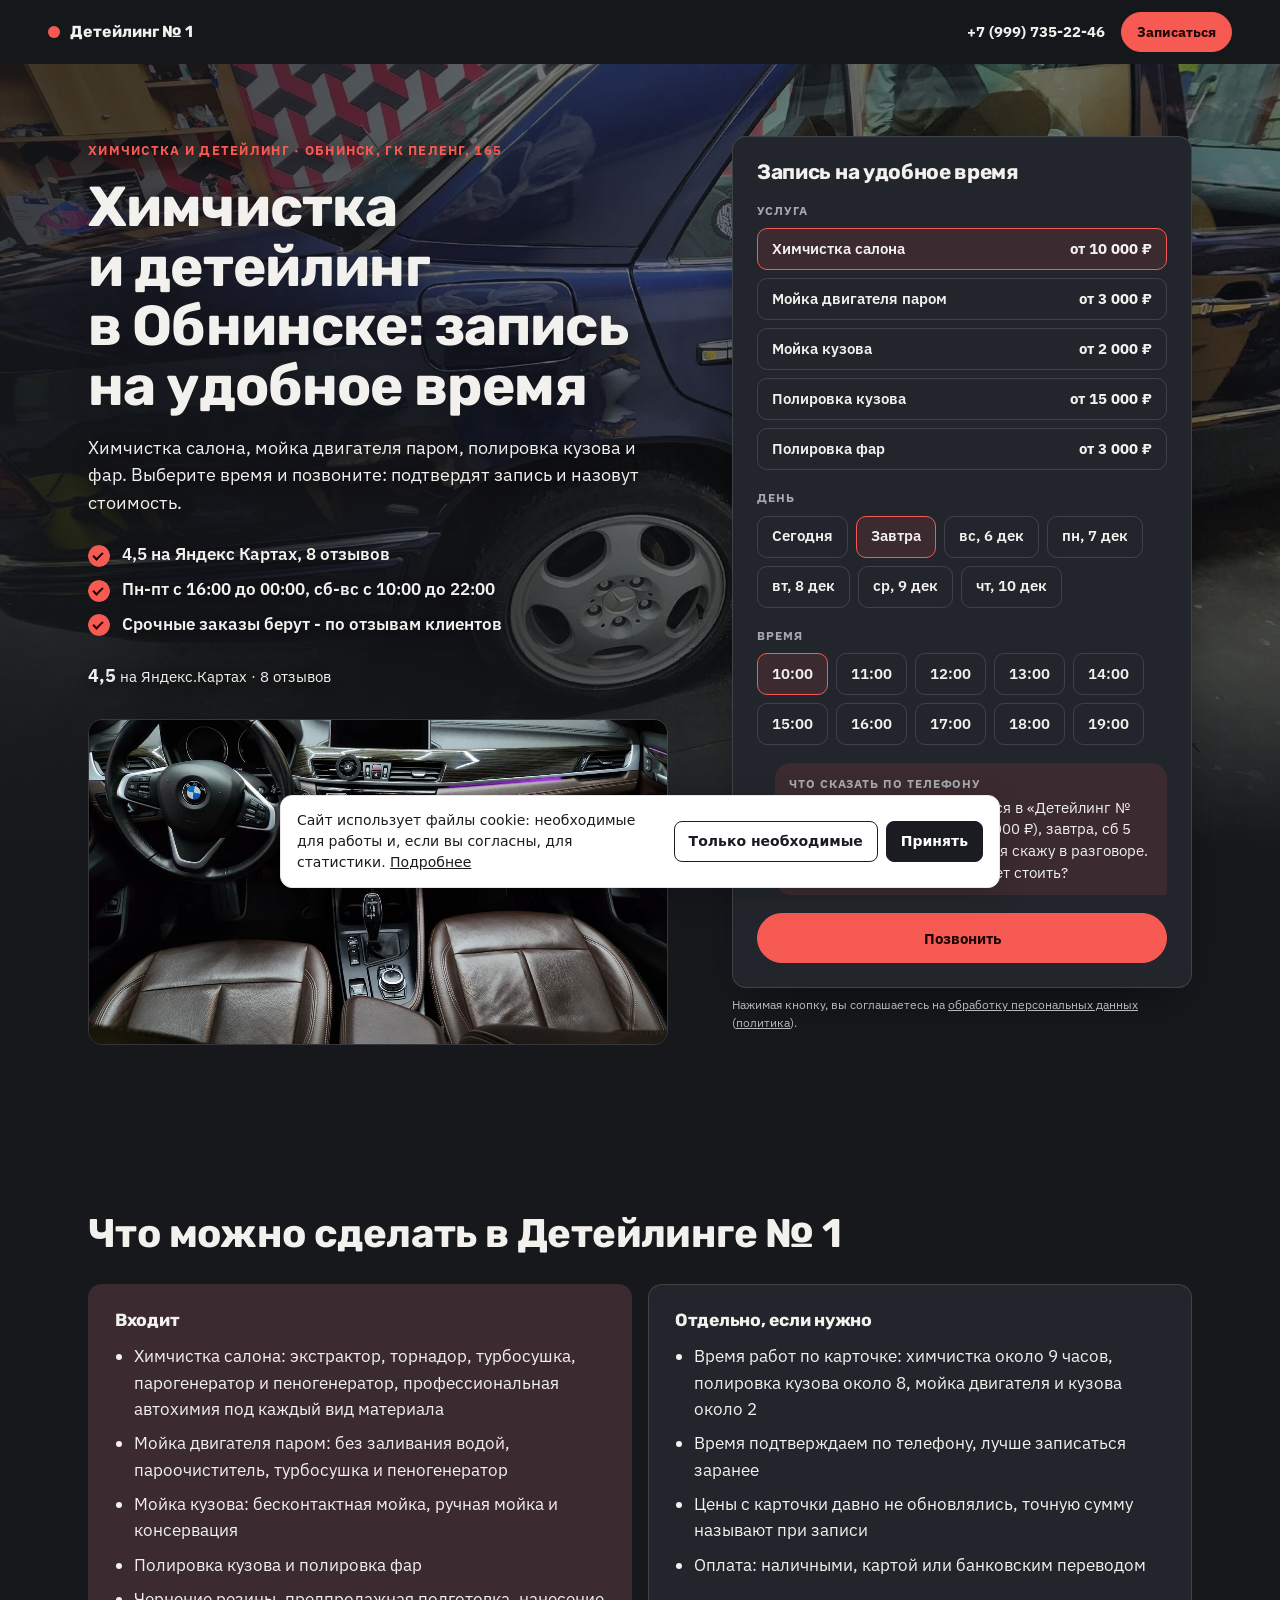
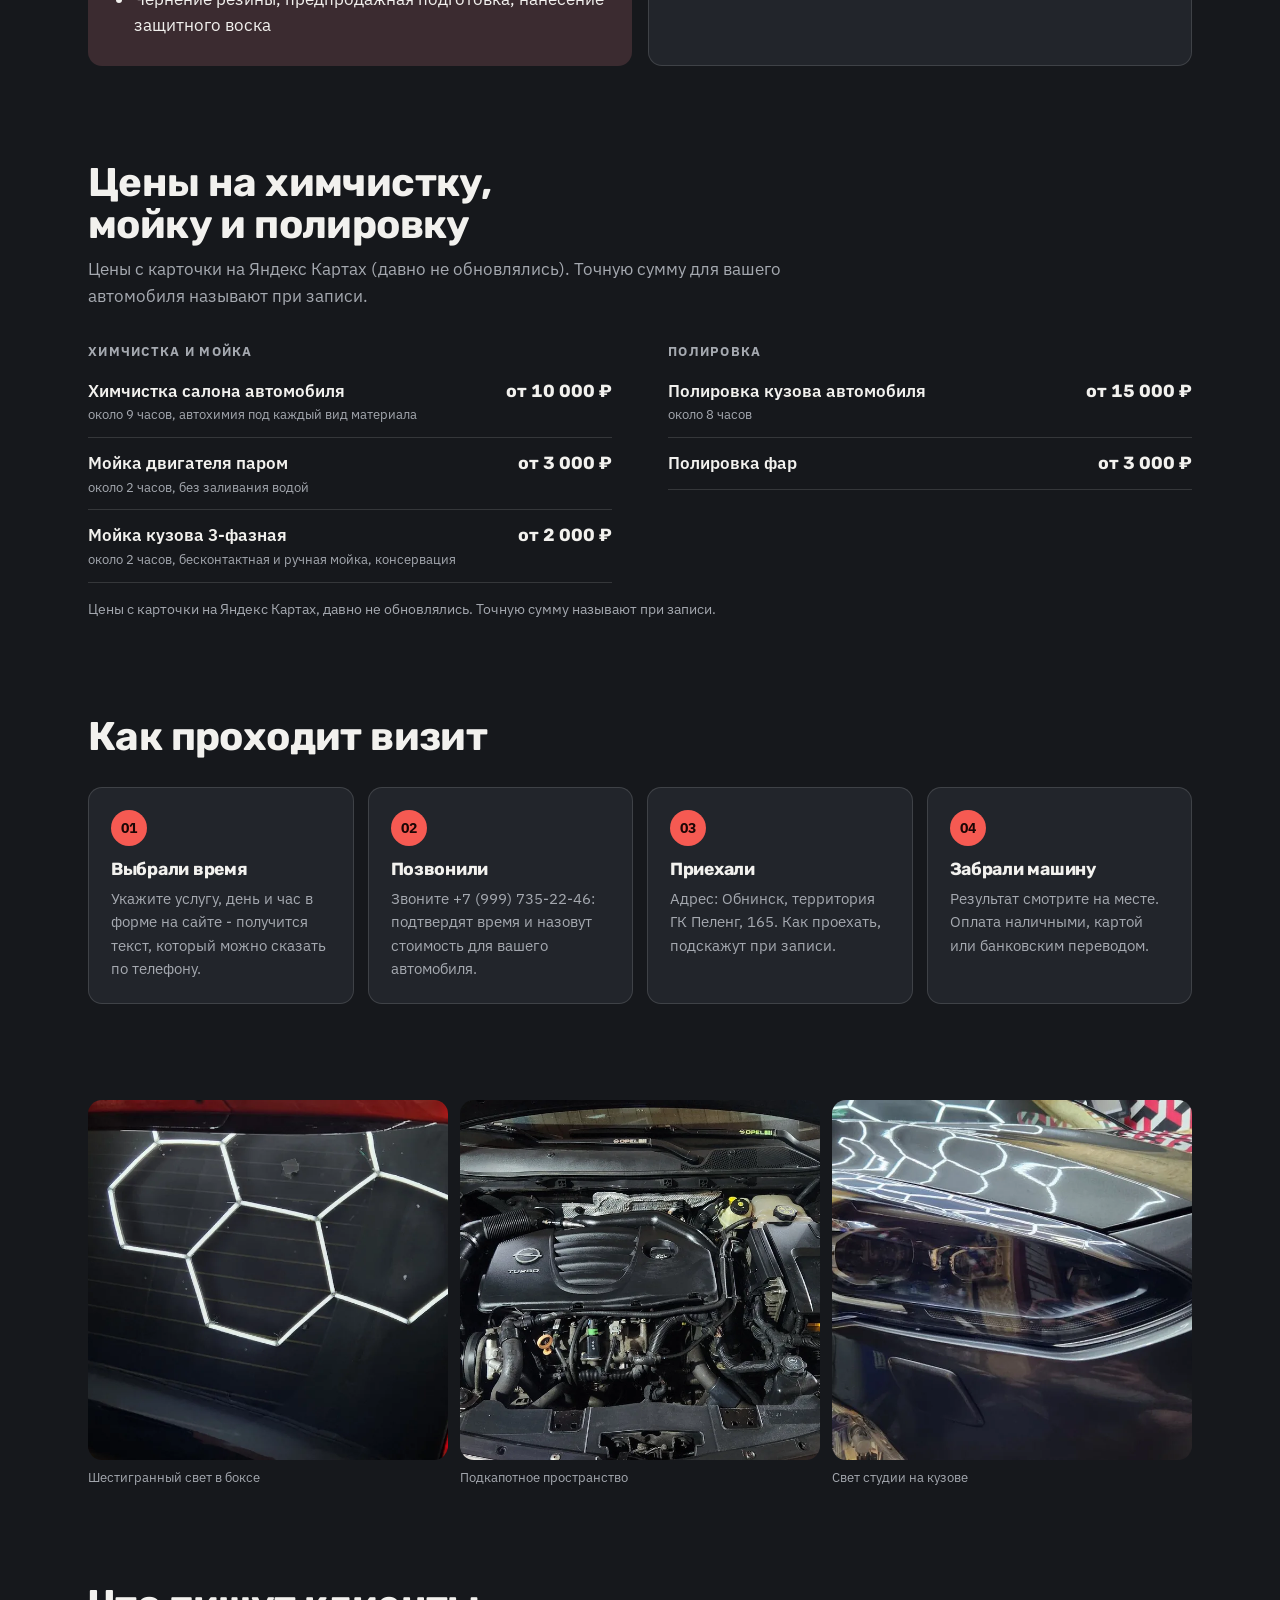
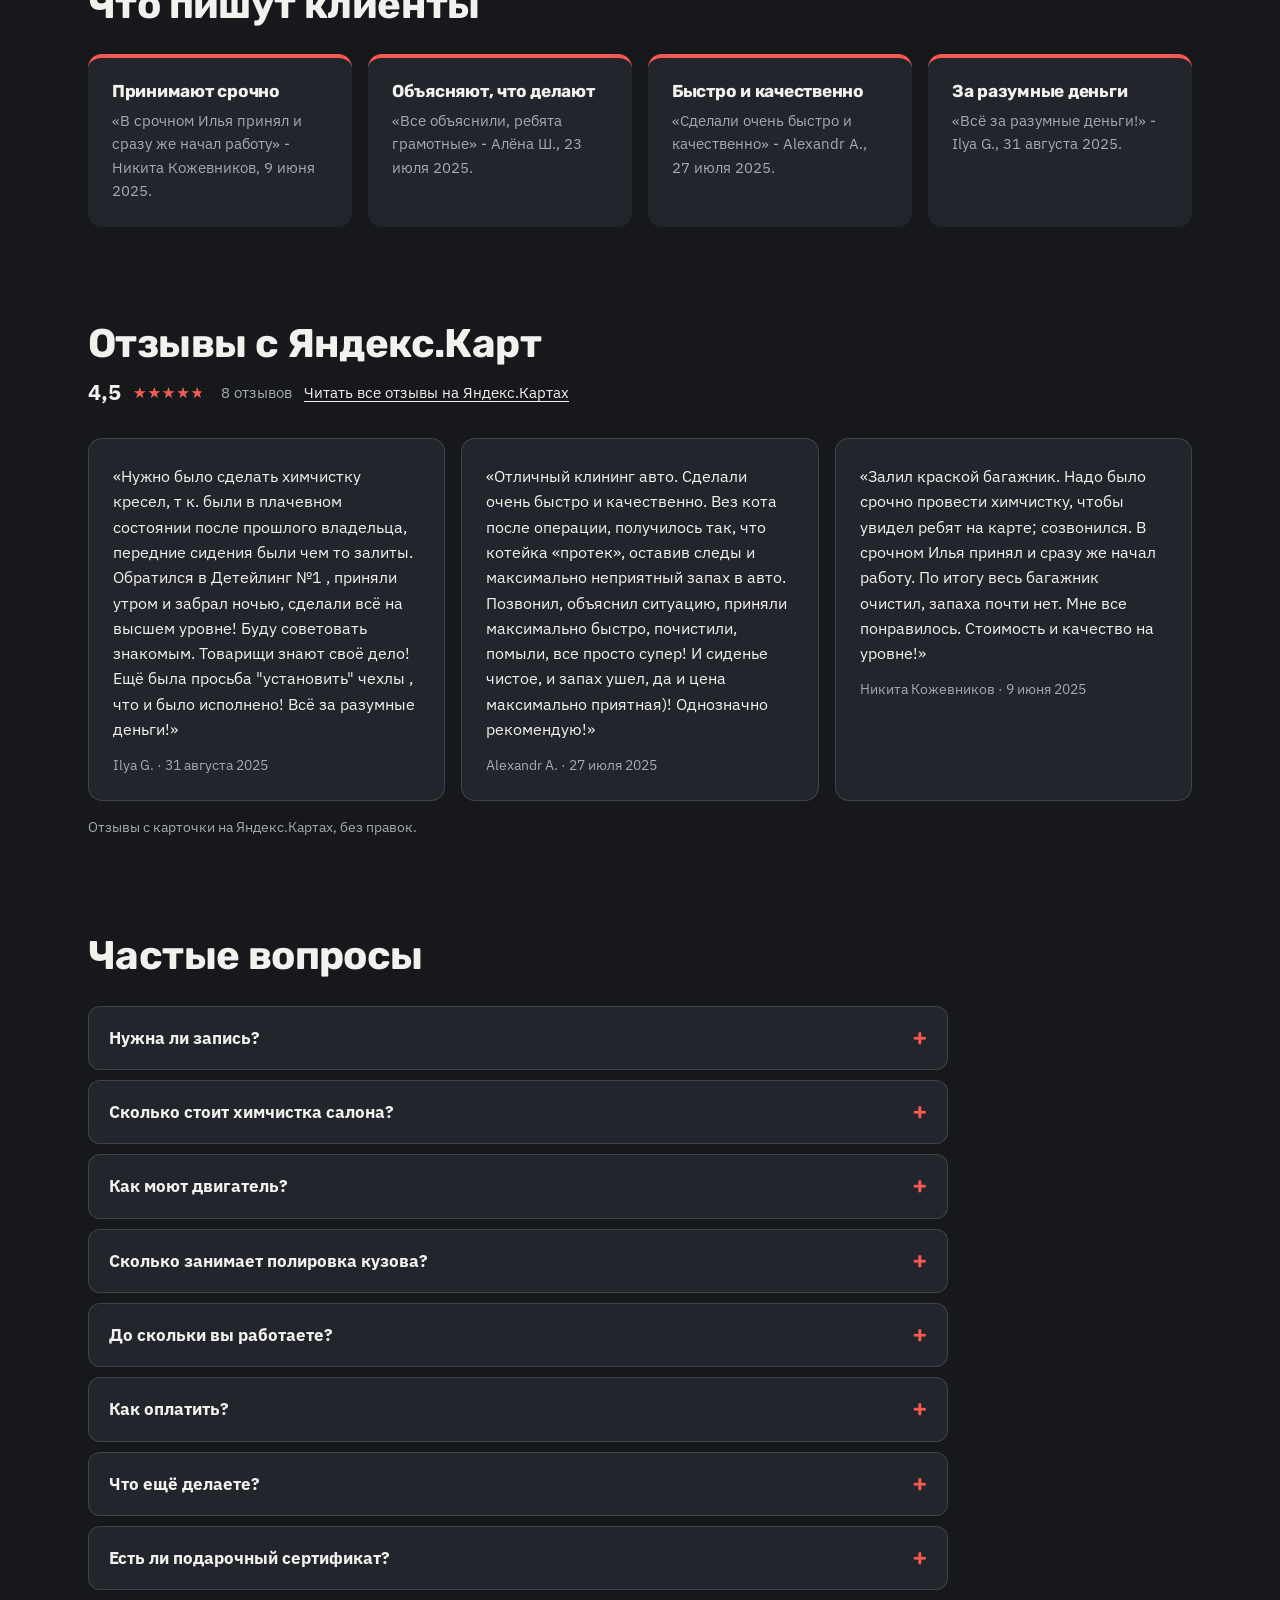
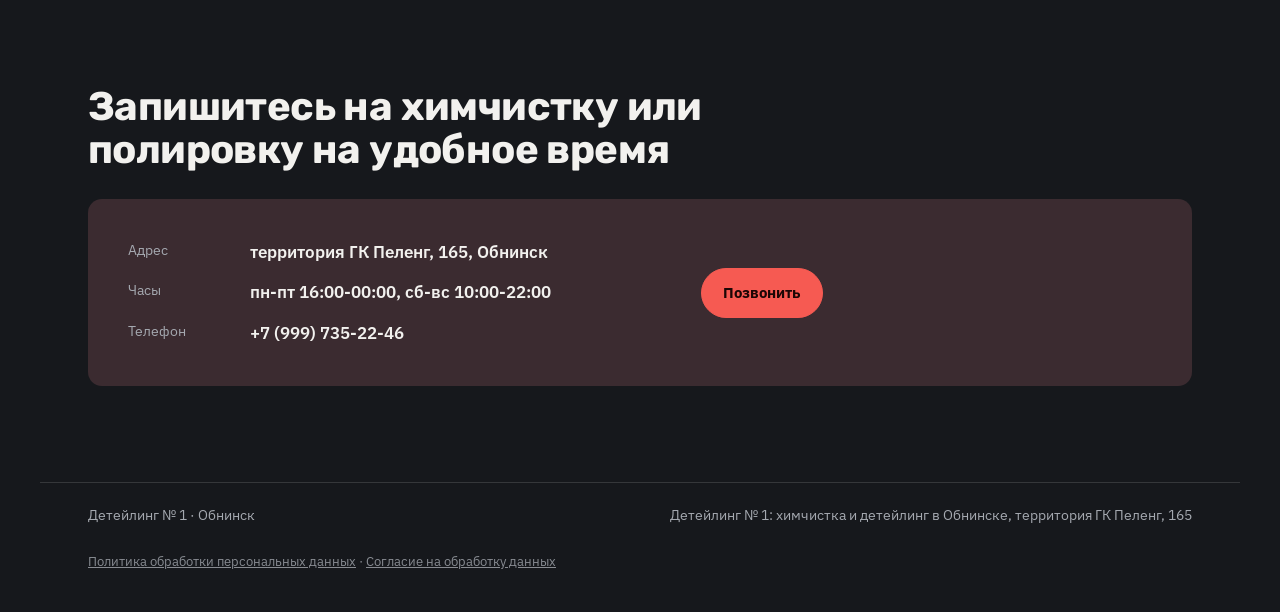
<file: index.html>
<!doctype html>
<html lang="ru">
<head>
<meta charset="utf-8">
<meta name="robots" content="noindex, nofollow" data-publish>
<meta name="viewport" content="width=device-width, initial-scale=1, viewport-fit=cover">
<title>Детейлинг № 1 · Детейлинг и автохимчистка</title>
<meta name="description" content="Детейлинг № 1 в Обнинске, территория ГК Пеленг, 165: химчистка салона, мойка двигателя паром, полировка кузова и фар. 4,5 на Яндекс Картах, 8 отзывов. Запись по телефону: пн-пт с 16:00 до 00:00, сб-вс с 10:00 до 22:00.">
<meta property="og:type" content="website">
<meta property="og:url" content="https://ajax55sv-cell.github.io/detejling-1-obninsk/">
<meta property="og:site_name" content="Детейлинг № 1">
<meta property="og:title" content="Химчистка и детейлинг в Обнинске: запись на удобное время">
<meta property="og:description" content="Детейлинг № 1 в Обнинске, территория ГК Пеленг, 165: химчистка салона, мойка двигателя паром, полировка кузова и фар. 4,5 на Яндекс Картах, 8 отзывов. Запись по телефону: пн-пт с 16:00 до 00:00, сб-вс с 10:00 до 22:00.">
<meta property="og:image" content="https://ajax55sv-cell.github.io/detejling-1-obninsk/assets/og.jpg">
<link rel="preload" as="image" href="assets/hero.webp" fetchpriority="high">
<link rel="icon" href="data:image/svg+xml,%3Csvg xmlns=%27http://www.w3.org/2000/svg%27 viewBox=%270 0 32 32%27%3E%3Crect x=%276%27 y=%276%27 width=%2720%27 height=%2720%27 rx=%275%27 fill=%27%23f65a52%27/%3E%3C/svg%3E">
<link rel="preconnect" href="https://fonts.googleapis.com">
<link rel="preconnect" href="https://fonts.gstatic.com" crossorigin>
<link href="https://fonts.googleapis.com/css2?family=Rubik:wght@600;700&family=IBM+Plex+Sans:wght@400;500;600&display=swap" rel="stylesheet">
<style>
:root { --c-canvas: #16181c; --c-surface: #22252b; --c-ink: #f2f1ee; --c-ink-soft: #a5a9b0; --c-accent: #f65a52; --c-accent-ink: #1c0605; --c-accent-deep: #f65a52; --f-display: "Rubik", "Arial", system-ui, sans-serif; --f-text: "IBM Plex Sans", "Segoe UI", system-ui, sans-serif; --h1k: 1; }
</style>
<link rel="stylesheet" href="style-prod.css">
<script type="application/ld+json">{"@context":"https://schema.org","@type":"AutoRepair","name":"Детейлинг № 1","telephone":"+79997352246","openingHoursSpecification":[{"@type":"OpeningHoursSpecification","dayOfWeek":["Monday","Tuesday","Wednesday","Thursday","Friday"],"opens":"16:00","closes":"00:00"},{"@type":"OpeningHoursSpecification","dayOfWeek":["Saturday","Sunday"],"opens":"10:00","closes":"22:00"}],"address":{"@type":"PostalAddress","streetAddress":"территория ГК Пеленг, 165","addressLocality":"Обнинск","addressCountry":"RU"},"aggregateRating":{"@type":"AggregateRating","ratingValue":"4.5","ratingCount":"10","reviewCount":"8"},"sameAs":["https://yandex.ru/maps/org/deteyling_1/168225624385/"]}</script>
<style>
/* legal-add */
.legal-links{margin-top:10px;font-size:13px;opacity:.8;hyphens:none}
.legal-links a{color:inherit}
.ckn{margin:8px 0 0;font-size:12px;line-height:1.45;opacity:.75;hyphens:none}
.ckn a{color:inherit;text-decoration:underline}
.ckb{position:fixed;left:12px;right:12px;bottom:12px;z-index:9999;max-width:720px;margin:0 auto;padding:14px 16px;background:#fff;color:#1b1c22;border:1px solid #e7e8ee;border-radius:12px;box-shadow:0 8px 28px rgba(0,0,0,.18);font:400 14px/1.5 system-ui,-apple-system,"Segoe UI",Arial,sans-serif;hyphens:none;display:flex;gap:12px;align-items:center;flex-wrap:wrap}
.ckb p{margin:0;flex:1 1 280px}
.ckb a{color:inherit;text-decoration:underline}
.ckb__b{display:flex;gap:8px;flex-wrap:wrap}
.ckb button{font:inherit;font-weight:600;padding:9px 14px;border-radius:8px;border:1px solid #1b1c22;background:#fff;color:#1b1c22;cursor:pointer}
.ckb button[data-v="all"]{background:#1b1c22;color:#fff}
</style>
</head>
<body class="s-prod" id="top" data-wa="" data-tg="" data-max="">
<header class="s-bar" data-s-bar>
  <a class="s-bar__brand" href="#top"><i aria-hidden="true"></i>Детейлинг № 1</a>
  <div class="s-bar__right">
    <a class="s-bar__tel" href="tel:+79997352246">+7 (999) 735-22-46</a>
    <a class="s-btn s-btn--sm" href="#widget">Записаться</a>
  </div>
</header>
<main>
  <section class="s-hero">
    <div class="s-hero__text">
      <p class="s-eyebrow">Химчистка и детейлинг · Обнинск, ГК Пеленг, 165</p>
      <h1>Химчистка и детейлинг в Обнинске: запись на удобное время</h1>
      <p class="s-lead">Химчистка салона, мойка двигателя паром, полировка кузова и фар. Выберите время и позвоните: подтвердят запись и назовут стоимость.</p>
      <ul class="s-ticks"><li>4,5 на Яндекс Картах, 8 отзывов</li><li><span class="nw">Пн-пт</span> с 16:00 до 00:00, <span class="nw">сб-вс</span> с 10:00 до 22:00</li><li>Срочные заказы берут - по отзывам клиентов</li></ul>
      <p class="s-rating"><b>4,5</b> на Яндекс.Картах · 8 отзывов</p>
      <figure class="s-hero__photo"><img class="" src="assets/fasad.webp" alt="Салон BMW с коричневой кожей: руль, экран и сиденья" loading="lazy" decoding="async" style="object-position:50% 50%"></figure>
    </div>
    <div class="s-hero__widget" id="widget"><form class="s-widget" data-s-booking data-days="7" data-closed="" data-slots-weekend="10:00,11:00,12:00,13:00,14:00,15:00,16:00,17:00,18:00,19:00" data-slots="16:00,17:00,18:00,19:00,20:00" data-message="Здравствуйте! Хочу записаться в «Детейлинг № 1»: {услуга}, {день} в {время}. Марку автомобиля скажу в разговоре. Подскажите, сколько это будет стоить?" onsubmit="return false">
      <h2 class="s-widget__title">Запись на удобное время</h2>
      <fieldset><legend>Услуга</legend>
        <div class="s-chips s-chips--col"><label class="s-chip s-chip--row"><input type="radio" name="svc" value="0" data-name="Химчистка салона" data-price="10000" data-from="1" data-min="" checked><span>Химчистка салона</span><b>от 10 000 ₽</b></label><label class="s-chip s-chip--row"><input type="radio" name="svc" value="1" data-name="Мойка двигателя паром" data-price="3000" data-from="1" data-min=""><span>Мойка двигателя паром</span><b>от 3 000 ₽</b></label><label class="s-chip s-chip--row"><input type="radio" name="svc" value="2" data-name="Мойка кузова" data-price="2000" data-from="1" data-min=""><span>Мойка кузова</span><b>от 2 000 ₽</b></label><label class="s-chip s-chip--row"><input type="radio" name="svc" value="3" data-name="Полировка кузова" data-price="15000" data-from="1" data-min=""><span>Полировка кузова</span><b>от 15 000 ₽</b></label><label class="s-chip s-chip--row"><input type="radio" name="svc" value="4" data-name="Полировка фар" data-price="3000" data-from="1" data-min=""><span>Полировка фар</span><b>от 3 000 ₽</b></label></div>
      </fieldset>
      <fieldset><legend>День</legend><div class="s-chips" data-s-days></div></fieldset>
      <fieldset><legend>Время</legend><div class="s-chips" data-s-times></div></fieldset>
      <div class="s-bubble" aria-live="polite"><span class="s-bubble__label">Что сказать по телефону</span><p data-s-bubble></p></div>
      <div class="s-send">
        <a class="s-btn s-btn--wide" href="tel:+79997352246">Позвонить</a>
        
      </div>
      </form><p class="ckn">Нажимая кнопку, вы соглашаетесь на <a href="soglasie.html">обработку персональных данных</a> (<a href="politika.html">политика</a>).</p></div>
    <figure class="s-hero__bg" aria-hidden="true"><img class="" src="assets/hero.webp" alt="Тёмно-синий Mercedes в боксе Детейлинга № 1 с бликами шестигранного света" decoding="async" style="object-position:50% 50%" fetchpriority="high"></figure>
  </section>

  <section class="s-section s-reveal">
    <header class="s-section__head"><h2>Что можно сделать в Детейлинге № 1</h2></header>
    <div class="s-incl">
      <div><h3>Входит</h3><ul><li>Химчистка салона: экстрактор, торнадор, турбосушка, парогенератор и пеногенератор, профессиональная автохимия под каждый вид материала</li><li>Мойка двигателя паром: без заливания водой, пароочиститель, турбосушка и пеногенератор</li><li>Мойка кузова: бесконтактная мойка, ручная мойка и консервация</li><li>Полировка кузова и полировка фар</li><li>Чернение резины, предпродажная подготовка, нанесение защитного воска</li></ul></div>
      <div><h3>Отдельно, если нужно</h3><ul><li>Время работ по карточке: химчистка около 9 часов, полировка кузова около 8, мойка двигателя и кузова около 2</li><li>Время подтверждаем по телефону, лучше записаться заранее</li><li>Цены с карточки давно не обновлялись, точную сумму называют при записи</li><li>Оплата: наличными, картой или банковским переводом</li></ul></div>
    </div>
  </section>

  <section class="s-section s-reveal" id="prices">
    <header class="s-section__head"><h2>Цены на химчистку, мойку и полировку</h2><p>Цены с карточки на Яндекс Картах (давно не обновлялись). Точную сумму для вашего автомобиля называют при записи.</p></header>
    <div class="s-board"><div class="s-board__group">
      <h3 class="s-board__title">Химчистка и мойка</h3>
      <ul class="s-board__list">
        <li class="s-board__row"><span class="s-board__name">Химчистка салона автомобиля<em>около 9 часов, автохимия под каждый вид материала</em></span><span class="s-board__dots" aria-hidden="true"></span><span class="s-board__price">от 10 000 ₽</span></li>
        <li class="s-board__row"><span class="s-board__name">Мойка двигателя паром<em>около 2 часов, без заливания водой</em></span><span class="s-board__dots" aria-hidden="true"></span><span class="s-board__price">от 3 000 ₽</span></li>
        <li class="s-board__row"><span class="s-board__name">Мойка кузова 3-фазная<em>около 2 часов, бесконтактная и ручная мойка, консервация</em></span><span class="s-board__dots" aria-hidden="true"></span><span class="s-board__price">от 2 000 ₽</span></li>
      </ul>
    </div>
<div class="s-board__group">
      <h3 class="s-board__title">Полировка</h3>
      <ul class="s-board__list">
        <li class="s-board__row"><span class="s-board__name">Полировка кузова автомобиля<em>около 8 часов</em></span><span class="s-board__dots" aria-hidden="true"></span><span class="s-board__price">от 15 000 ₽</span></li>
        <li class="s-board__row"><span class="s-board__name">Полировка фар</span><span class="s-board__dots" aria-hidden="true"></span><span class="s-board__price">от 3 000 ₽</span></li>
      </ul>
    </div></div>
    <p class="s-note">Цены с карточки на Яндекс Картах, давно не обновлялись. Точную сумму называют при записи.</p>
  </section>

  <section class="s-section s-reveal">
    <header class="s-section__head"><h2>Как проходит визит</h2></header>
    <ol class="s-steps">
      <li class="s-steps__item"><span class="s-steps__n">01</span><h3>Выбрали время</h3><p>Укажите услугу, день и час в форме на сайте - получится текст, который можно сказать по телефону.</p></li>
      <li class="s-steps__item"><span class="s-steps__n">02</span><h3>Позвонили</h3><p>Звоните +7 (999) 735-22-46: подтвердят время и назовут стоимость для вашего автомобиля.</p></li>
      <li class="s-steps__item"><span class="s-steps__n">03</span><h3>Приехали</h3><p>Адрес: Обнинск, территория ГК Пеленг, 165. Как проехать, подскажут при записи.</p></li>
      <li class="s-steps__item"><span class="s-steps__n">04</span><h3>Забрали машину</h3><p>Результат смотрите на месте. Оплата наличными, картой или банковским переводом.</p></li>
    </ol>
  </section>

  <section class="s-photos s-reveal" aria-label="Фото"><figure><img class="" src="assets/svet.webp" alt="Шестигранный свет бокса отражается в заднем стекле красного автомобиля" loading="lazy" decoding="async"><figcaption>Шестигранный свет в боксе</figcaption></figure><figure><img class="" src="assets/dvigatel.webp" alt="Подкапотное пространство автомобиля с открытым капотом" loading="lazy" decoding="async"><figcaption>Подкапотное пространство</figcaption></figure><figure><img class="" src="assets/fary.webp" alt="Фара и капот тёмного автомобиля с бликами света студии" loading="lazy" decoding="async"><figcaption>Свет студии на кузове</figcaption></figure></section>

  <section class="s-section s-reveal">
    <header class="s-section__head"><h2>Что пишут клиенты</h2></header>
    <ul class="s-promises">
      <li><h3>Принимают срочно</h3><p>«В срочном Илья принял и сразу же начал работу» - Никита Кожевников, 9 июня 2025.</p></li>
      <li><h3>Объясняют, что делают</h3><p>«Все объяснили, ребята грамотные» - Алёна Ш., 23 июля 2025.</p></li>
      <li><h3>Быстро и качественно</h3><p>«Сделали очень быстро и качественно» - Alexandr A., 27 июля 2025.</p></li>
      <li><h3>За разумные деньги</h3><p>«Всё за разумные деньги!» - Ilya G., 31 августа 2025.</p></li>
    </ul>
  </section>

  <section class="s-section s-reveal">
    <header class="s-section__head s-section__head--reviews"><h2>Отзывы с Яндекс.Карт</h2><p class="s-reviews__rating"><span class="s-reviews__num">4,5</span><span class="s-reviews__stars" style="--r: 4.5" aria-label="рейтинг 4,5 из 5"></span><span class="s-reviews__count">8 отзывов</span><a class="s-reviews__all" href="https://yandex.ru/maps/org/deteyling_1/168225624385/" target="_blank" rel="noopener">Читать все отзывы на Яндекс.Картах</a></p></header>
    <ul class="s-reviews">
      <li><blockquote>«Нужно было сделать химчистку кресел, т к. были в плачевном состоянии после прошлого владельца, передние сидения были чем то залиты. Обратился в Детейлинг №1 , приняли утром и забрал ночью, сделали всё на высшем уровне! Буду советовать знакомым. Товарищи знают своё дело! Ещё была просьба "установить" чехлы , что и было исполнено! Всё за разумные деньги!»</blockquote><p class="s-reviews__who">Ilya G. · 31 августа 2025</p></li>
      <li><blockquote>«Отличный клининг авто. Сделали очень быстро и качественно. Вез кота после операции, получилось так, что котейка «протек», оставив следы и максимально неприятный запах в авто. Позвонил, объяснил ситуацию, приняли максимально быстро, почистили, помыли, все просто супер! И сиденье чистое, и запах ушел, да и цена максимально приятная)! Однозначно рекомендую!»</blockquote><p class="s-reviews__who">Alexandr A. · 27 июля 2025</p></li>
      <li><blockquote>«Залил краской багажник. Надо было срочно провести химчистку, чтобы увидел ребят на карте; созвонился. В срочном Илья принял и сразу же начал работу. По итогу весь багажник очистил, запаха почти нет. Мне все понравилось. Стоимость и качество на уровне!»</blockquote><p class="s-reviews__who">Никита Кожевников · 9 июня 2025</p></li>
    </ul>
    <p class="s-note">Отзывы с карточки на Яндекс.Картах, без правок.</p>
  </section>

  <section class="s-section s-reveal">
    <header class="s-section__head"><h2>Частые вопросы</h2></header>
    <div class="s-faq"><details><summary>Нужна ли запись?</summary><p>На карточке указана предварительная запись. Химчистка салона занимает около 9 часов, полировка кузова около 8, поэтому удобнее договориться заранее. Выберите день и время в форме на сайте и позвоните +7 (999) 735-22-46.</p></details><details><summary>Сколько стоит химчистка салона?</summary><p>По данным карточки: химчистка салона от 10 000 ₽, мойка двигателя паром от 3 000 ₽, мойка кузова от 2 000 ₽. Цены давно не обновлялись, точную сумму называют при записи.</p></details><details><summary>Как моют двигатель?</summary><p>Двигатель не заливают водой: работают специальной химией и пароочистителем, сушат турбосушкой. По карточке это занимает около 2 часов.</p></details><details><summary>Сколько занимает полировка кузова?</summary><p>По карточке около 8 часов, от 15 000 ₽. Полировка фар - от 3 000 ₽.</p></details><details><summary>До скольки вы работаете?</summary><p><span class="nw">Пн-пт</span> с 16:00 до 00:00, <span class="nw">сб-вс</span> с 10:00 до 22:00. Адрес: территория ГК Пеленг, 165, Обнинск.</p></details><details><summary>Как оплатить?</summary><p>Наличными, банковским переводом; на карточке также указана оплата картой.</p></details><details><summary>Что ещё делаете?</summary><p>По списку особенностей на карточке: чернение резины, предпродажная подготовка, нанесение защитного воска, автомойка.</p></details><details><summary>Есть ли подарочный сертификат?</summary><p>На карточке указан подарочный сертификат. Условия уточняйте по телефону +7 (999) 735-22-46.</p></details></div>
  </section>

  <section class="s-section s-final s-reveal" id="contacts">
    <header class="s-section__head"><h2>Запишитесь на химчистку или полировку на удобное время</h2></header>
    <div class="s-contacts">
      <dl>
        <div><dt>Адрес</dt><dd>территория ГК Пеленг, 165, Обнинск</dd></div>
        <div><dt>Часы</dt><dd><span class="nw">пн-пт</span> 16:00-00:00, <span class="nw">сб-вс</span> 10:00-22:00</dd></div>
        <div><dt>Телефон</dt><dd><a href="tel:+79997352246">+7 (999) 735-22-46</a></dd></div>
      </dl>
      <div class="s-contacts__actions">
        <a class="s-btn" href="tel:+79997352246">Позвонить</a>
        
      </div>
    </div>
  </section>
</main>
<footer class="s-foot"><p>Детейлинг № 1 · Обнинск</p><p>Детейлинг № 1: химчистка и детейлинг в Обнинске, территория ГК Пеленг, 165</p><p class="legal-links"><a href="politika.html">Политика обработки персональных данных</a> · <a href="soglasie.html">Согласие на обработку данных</a></p></footer>
<nav class="s-dock" aria-label="Быстрая связь"><a class="s-btn" href="#widget">Записаться</a><a class="s-btn s-btn--ghost" href="tel:+79997352246">Позвонить</a></nav>
<script src="style.js" defer></script>
<script>
(function(){var K='cookie-choice';try{if(localStorage.getItem(K))return}catch(e){}
var b=document.createElement('div');b.className='ckb';b.setAttribute('role','dialog');b.setAttribute('aria-label','Файлы cookie');
b.innerHTML='<p>Сайт использует файлы cookie: необходимые для работы и, если вы согласны, для статистики. <a href="politika.html">Подробнее</a></p><div class="ckb__b"><button type="button" data-v="necessary">Только необходимые</button><button type="button" data-v="all">Принять</button></div>';
b.addEventListener('click',function(e){var v=e.target.getAttribute&&e.target.getAttribute('data-v');if(!v)return;try{localStorage.setItem(K,v)}catch(x){}try{document.dispatchEvent(new CustomEvent('cookie-choice',{detail:v}))}catch(x){}b.remove()});
document.body.appendChild(b)})();
</script>
<!-- legal-add -->
</body>
</html>
</file>
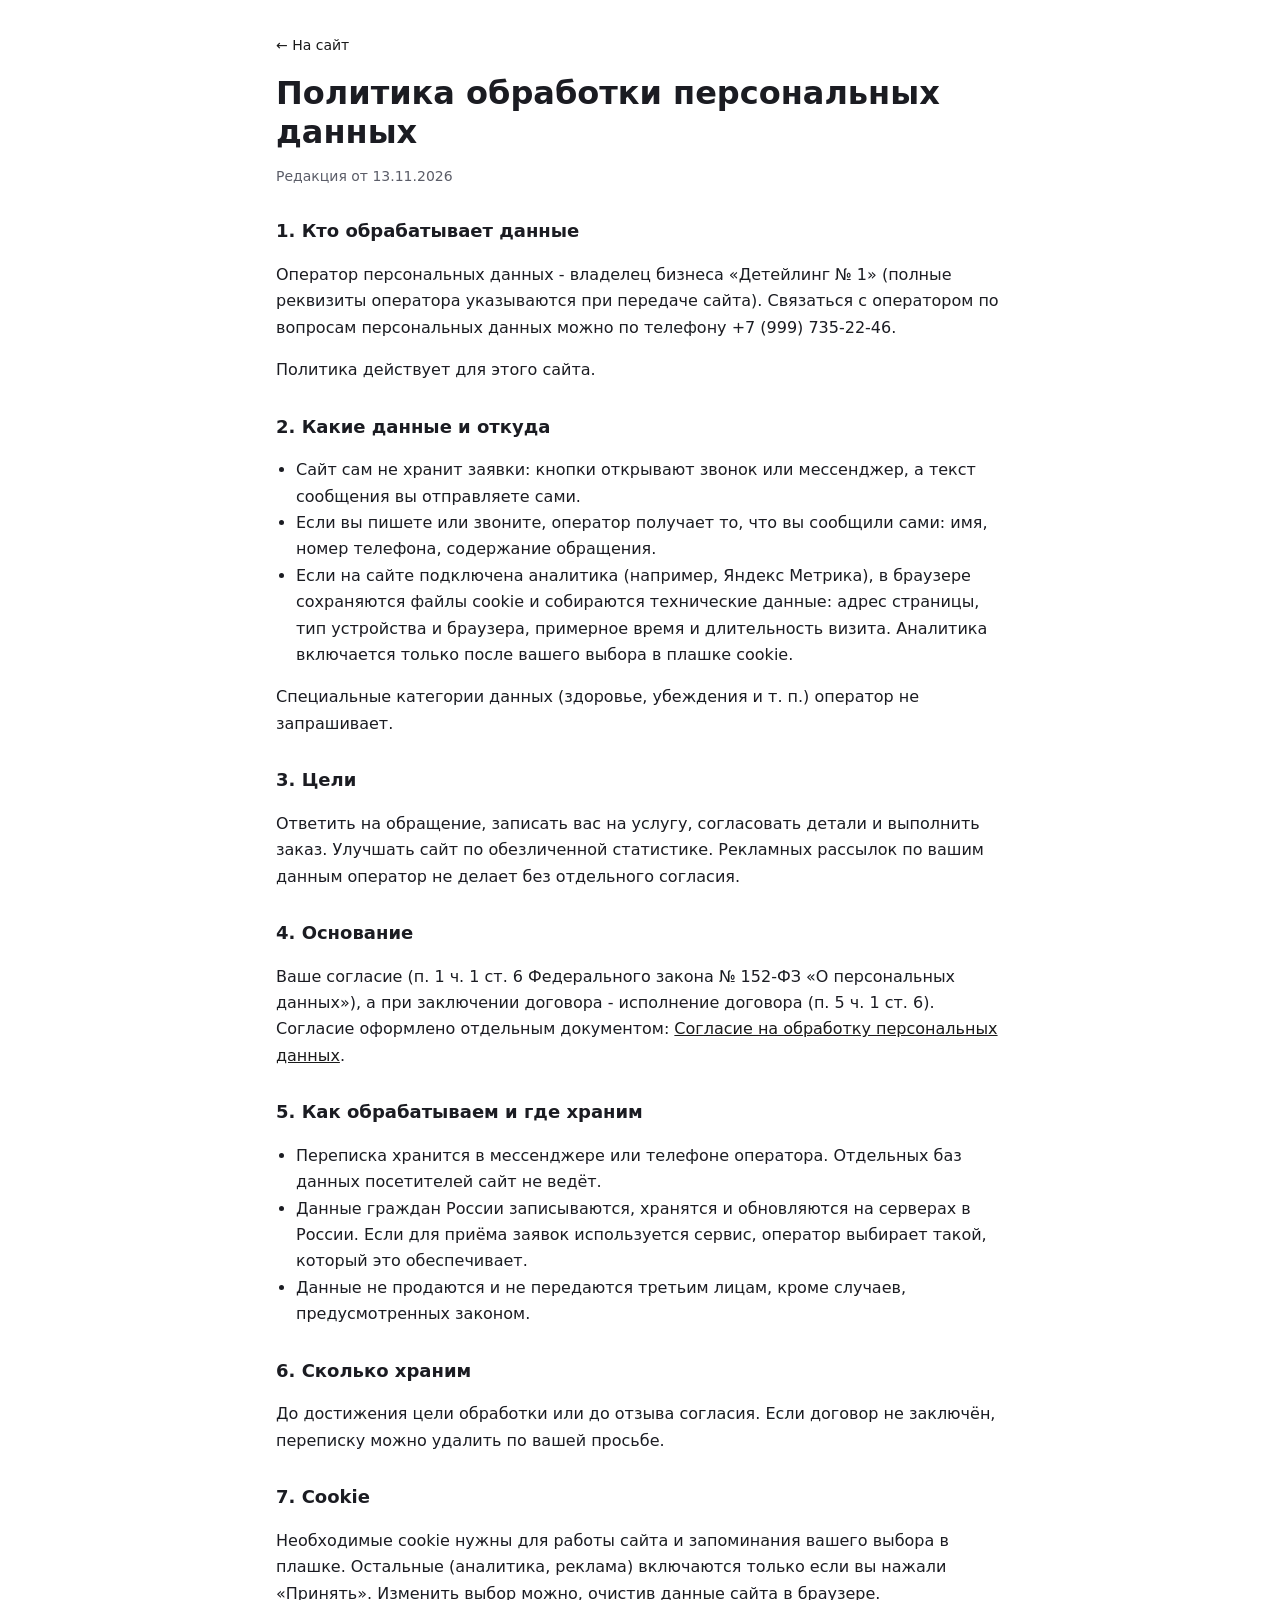
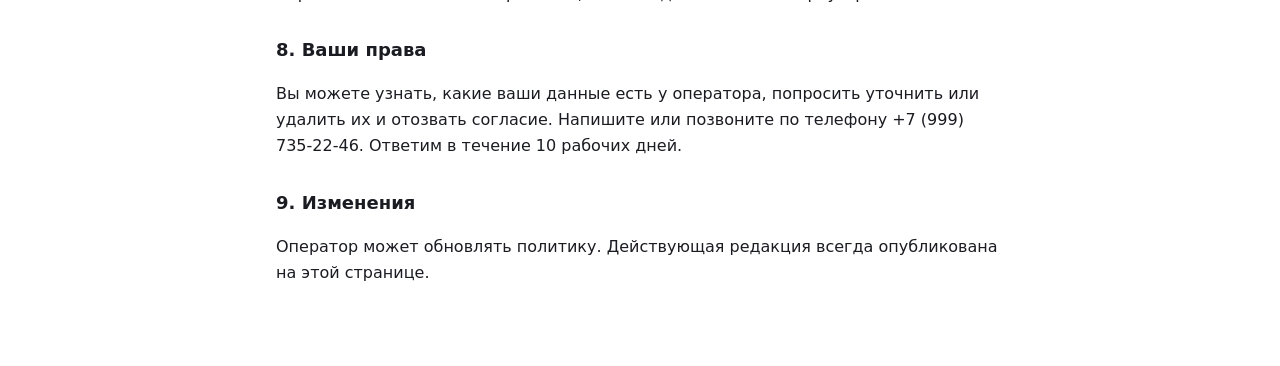
<file: politika.html>
<!doctype html>
<html lang="ru">
<head>
<meta charset="utf-8">
<meta name="viewport" content="width=device-width, initial-scale=1">
<title>Политика обработки персональных данных - Детейлинг № 1</title>
<style>:root{--accent:#1a1a1a;--ink:#1b1c22;--ink-2:#5b5d68;--line:#e7e8ee}
*{box-sizing:border-box}
html,body,h1,h2,p,li{hyphens:none;-webkit-hyphens:none}
body{margin:0;background:#fff;color:var(--ink);font:400 16px/1.65 system-ui,-apple-system,"Segoe UI",Arial,sans-serif}
main{max-width:760px;margin:0 auto;padding:32px 16px 64px}
a{color:var(--accent)}
h1{font-size:clamp(24px,4vw,32px);line-height:1.2;margin:16px 0 6px}
h2{font-size:18px;margin:28px 0 8px}
.muted{color:var(--ink-2);font-size:14px}
.back{font-size:14px;text-decoration:none}
ul{padding-left:20px}</style>
</head>
<body>
<main>
<a class="back" href="./">← На сайт</a>
<h1>Политика обработки персональных данных</h1>
<p class="muted">Редакция от 13.11.2026</p>

<h2>1. Кто обрабатывает данные</h2>
<p>Оператор персональных данных - владелец бизнеса «Детейлинг № 1» (полные реквизиты оператора указываются при передаче сайта). Связаться с оператором по вопросам персональных данных можно по телефону +7 (999) 735-22-46.</p>
<p>Политика действует для этого сайта.</p>

<h2>2. Какие данные и откуда</h2>
<ul>
<li>Сайт сам не хранит заявки: кнопки открывают звонок или мессенджер, а текст сообщения вы отправляете сами.</li>
<li>Если вы пишете или звоните, оператор получает то, что вы сообщили сами: имя, номер телефона, содержание обращения.</li>
<li>Если на сайте подключена аналитика (например, Яндекс Метрика), в браузере сохраняются файлы cookie и собираются технические данные: адрес страницы, тип устройства и браузера, примерное время и длительность визита. Аналитика включается только после вашего выбора в плашке cookie.</li>
</ul>
<p>Специальные категории данных (здоровье, убеждения и т. п.) оператор не запрашивает.</p>

<h2>3. Цели</h2>
<p>Ответить на обращение, записать вас на услугу, согласовать детали и выполнить заказ. Улучшать сайт по обезличенной статистике. Рекламных рассылок по вашим данным оператор не делает без отдельного согласия.</p>

<h2>4. Основание</h2>
<p>Ваше согласие (п. 1 ч. 1 ст. 6 Федерального закона № 152-ФЗ «О персональных данных»), а при заключении договора - исполнение договора (п. 5 ч. 1 ст. 6). Согласие оформлено отдельным документом: <a href="soglasie.html">Согласие на обработку персональных данных</a>.</p>

<h2>5. Как обрабатываем и где храним</h2>
<ul>
<li>Переписка хранится в мессенджере или телефоне оператора. Отдельных баз данных посетителей сайт не ведёт.</li>
<li>Данные граждан России записываются, хранятся и обновляются на серверах в России. Если для приёма заявок используется сервис, оператор выбирает такой, который это обеспечивает.</li>
<li>Данные не продаются и не передаются третьим лицам, кроме случаев, предусмотренных законом.</li>
</ul>

<h2>6. Сколько храним</h2>
<p>До достижения цели обработки или до отзыва согласия. Если договор не заключён, переписку можно удалить по вашей просьбе.</p>

<h2>7. Cookie</h2>
<p>Необходимые cookie нужны для работы сайта и запоминания вашего выбора в плашке. Остальные (аналитика, реклама) включаются только если вы нажали «Принять». Изменить выбор можно, очистив данные сайта в браузере.</p>

<h2>8. Ваши права</h2>
<p>Вы можете узнать, какие ваши данные есть у оператора, попросить уточнить или удалить их и отозвать согласие. Напишите или позвоните по телефону +7 (999) 735-22-46. Ответим в течение 10 рабочих дней.</p>

<h2>9. Изменения</h2>
<p>Оператор может обновлять политику. Действующая редакция всегда опубликована на этой странице.</p>

</main>
</body>
</html>
</file>
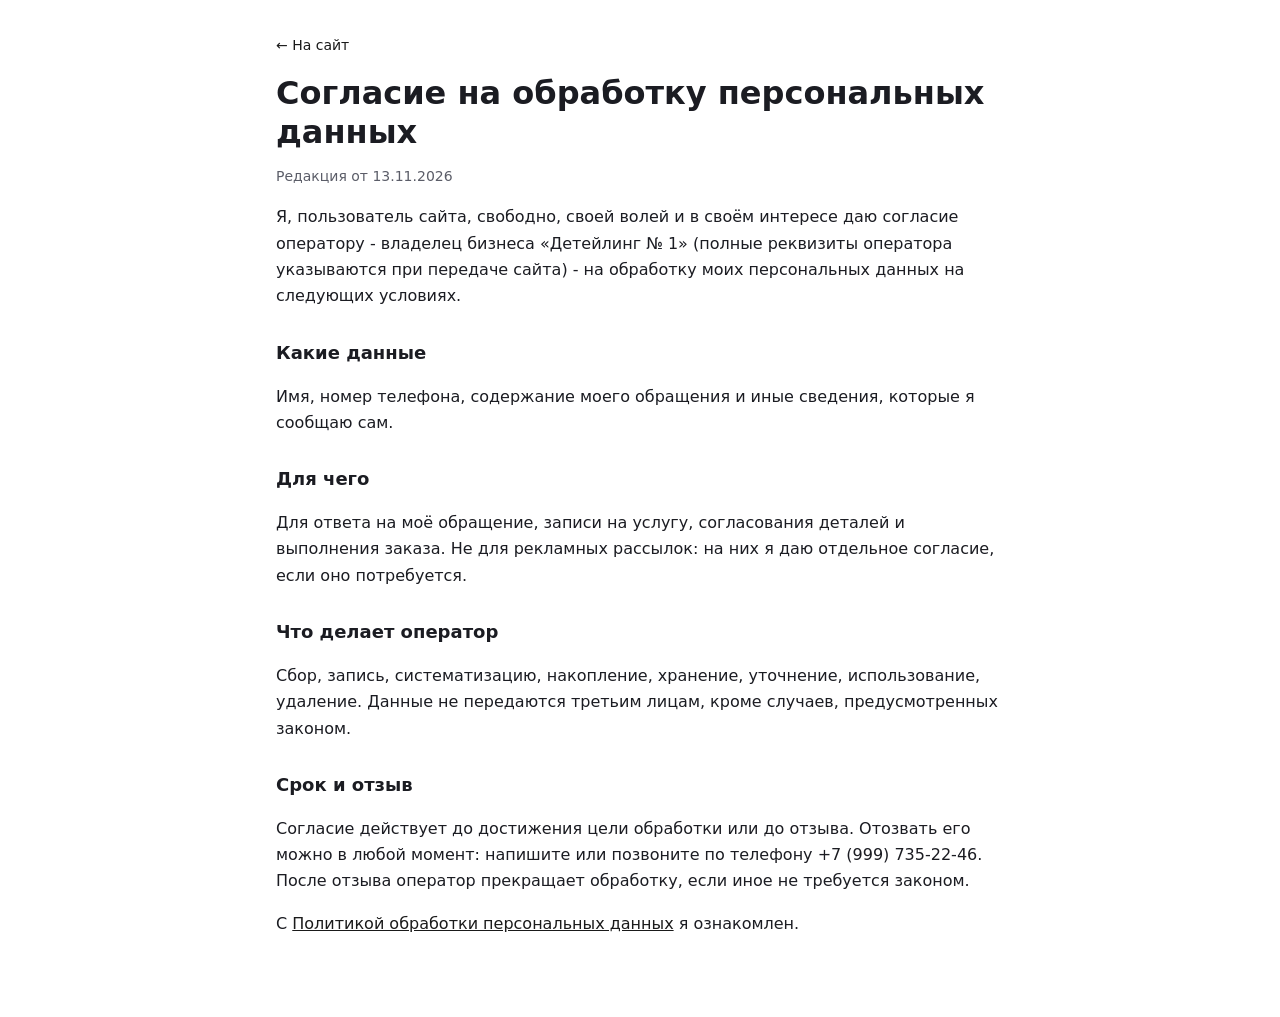
<file: soglasie.html>
<!doctype html>
<html lang="ru">
<head>
<meta charset="utf-8">
<meta name="viewport" content="width=device-width, initial-scale=1">
<title>Согласие на обработку персональных данных - Детейлинг № 1</title>
<style>:root{--accent:#1a1a1a;--ink:#1b1c22;--ink-2:#5b5d68;--line:#e7e8ee}
*{box-sizing:border-box}
html,body,h1,h2,p,li{hyphens:none;-webkit-hyphens:none}
body{margin:0;background:#fff;color:var(--ink);font:400 16px/1.65 system-ui,-apple-system,"Segoe UI",Arial,sans-serif}
main{max-width:760px;margin:0 auto;padding:32px 16px 64px}
a{color:var(--accent)}
h1{font-size:clamp(24px,4vw,32px);line-height:1.2;margin:16px 0 6px}
h2{font-size:18px;margin:28px 0 8px}
.muted{color:var(--ink-2);font-size:14px}
.back{font-size:14px;text-decoration:none}
ul{padding-left:20px}</style>
</head>
<body>
<main>
<a class="back" href="./">← На сайт</a>
<h1>Согласие на обработку персональных данных</h1>
<p class="muted">Редакция от 13.11.2026</p>

<p>Я, пользователь сайта, свободно, своей волей и в своём интересе даю согласие оператору - владелец бизнеса «Детейлинг № 1» (полные реквизиты оператора указываются при передаче сайта) - на обработку моих персональных данных на следующих условиях.</p>

<h2>Какие данные</h2>
<p>Имя, номер телефона, содержание моего обращения и иные сведения, которые я сообщаю сам.</p>

<h2>Для чего</h2>
<p>Для ответа на моё обращение, записи на услугу, согласования деталей и выполнения заказа. Не для рекламных рассылок: на них я даю отдельное согласие, если оно потребуется.</p>

<h2>Что делает оператор</h2>
<p>Сбор, запись, систематизацию, накопление, хранение, уточнение, использование, удаление. Данные не передаются третьим лицам, кроме случаев, предусмотренных законом.</p>

<h2>Срок и отзыв</h2>
<p>Согласие действует до достижения цели обработки или до отзыва. Отозвать его можно в любой момент: напишите или позвоните по телефону +7 (999) 735-22-46. После отзыва оператор прекращает обработку, если иное не требуется законом.</p>

<p>С <a href="politika.html">Политикой обработки персональных данных</a> я ознакомлен.</p>

</main>
</body>
</html>
</file>
<file: style-prod.css>
/* Стиль «Продающий»: лендинг под заявки. Главная деталь – калькулятор или онлайн-запись на первом экране
   и живое «сообщение-превью», которое уходит владельцу в мессенджер. Цвета и шрифты – из палитры ниши. */
*, *::before, *::after { box-sizing: border-box; }
:root {
  --hair: color-mix(in srgb, var(--c-ink) 14%, transparent);
  --tint: color-mix(in srgb, var(--c-accent) 12%, var(--c-surface));
  --wrap: 1200px; --gut: clamp(16px, 4vw, 48px);
  --r: 14px;
  --shadow: 0 18px 50px -18px color-mix(in srgb, #000 55%, transparent);
}
html { scroll-behavior: smooth; -webkit-text-size-adjust: 100%; overflow-x: clip; }
body { margin: 0; background: var(--c-canvas); color: var(--c-ink); font: 400 17px/1.55 var(--f-text); -webkit-font-smoothing: antialiased; }
img { display: block; max-width: 100%; }
a { color: inherit; }
h1, h2, h3 { font-family: var(--f-display); font-weight: 700; line-height: 1.06; margin: 0; letter-spacing: -.015em; text-wrap: balance; }
p { margin: 0; }
fieldset { border: 0; margin: 0; padding: 0; min-width: 0; }
:focus-visible { outline: 2px solid var(--c-accent); outline-offset: 3px; border-radius: 4px; }

.s-btn { display: inline-flex; align-items: center; justify-content: center; min-height: 50px; padding: 0 1.4em; border-radius: 999px;
  background: var(--c-accent); color: var(--c-accent-ink); font: 700 .95rem/1.1 var(--f-text); text-decoration: none; border: 1px solid var(--c-accent);
  text-align: center; transition: filter .2s ease, transform .2s ease; cursor: pointer; }
.s-btn:hover { filter: brightness(1.07); }
.s-btn:active { transform: translateY(1px); }
.s-btn--sm { min-height: 40px; padding: 0 1.1em; font-size: .85rem; }
.s-btn--ghost { background: transparent; color: var(--c-ink); border-color: var(--hair); font-weight: 600; }
.s-btn--wide { flex: 1; }

/* шапка */
.s-bar { position: sticky; top: 0; z-index: 30; display: flex; align-items: center; justify-content: space-between; gap: 16px;
  padding: 10px var(--gut); background: color-mix(in srgb, var(--c-canvas) 88%, transparent); -webkit-backdrop-filter: blur(10px); backdrop-filter: blur(10px); }
.s-bar.is-scrolled { box-shadow: 0 1px 0 var(--hair); }
.s-bar__brand { font: 700 1rem/1 var(--f-display); text-decoration: none; display: inline-flex; align-items: center; gap: .6em; min-height: 44px; white-space: nowrap; min-width: 0; }
.s-bar__brand i { width: .75em; height: .75em; border-radius: 50%; background: var(--c-accent); }
.s-bar__right { display: flex; align-items: center; gap: 16px; }
.s-bar__tel { text-decoration: none; font-weight: 700; font-size: .95rem; font-variant-numeric: tabular-nums; }

main { max-width: var(--wrap); margin: 0 auto; padding: 0 var(--gut); }

/* первый экран: текст слева, виджет справа, фото ниши – приглушённым фоном */
.s-hero { position: relative; display: grid; grid-template-columns: minmax(0, 1fr) minmax(0, 460px); gap: clamp(28px, 5vw, 64px); align-items: start;
  padding: clamp(32px, 6vw, 72px) 0 clamp(40px, 6vw, 72px); isolation: isolate; }
.s-hero__bg { position: absolute; z-index: -1; margin: 0; top: 0; left: calc(50% - 50vw); width: 100vw; height: min(78%, 620px); overflow: hidden; }
.s-hero__bg img { width: 100%; height: 100%; object-fit: cover; opacity: .3; filter: saturate(.85); }
.s-hero__bg::after { content: ""; position: absolute; inset: 0; background: linear-gradient(180deg, color-mix(in srgb, var(--c-canvas) 40%, transparent), var(--c-canvas) 96%); }
/* фото бизнеса крупно в левой колонке: владелец узнаёт своё место с первого экрана */
.s-hero__photo { margin: 30px 0 0; }
.s-hero__photo img { width: 100%; aspect-ratio: 16 / 9; object-fit: cover; border-radius: var(--r); border: 1px solid var(--hair); }
.s-hero__photo figcaption { margin-top: 8px; font-size: .84rem; color: var(--c-ink-soft); }
.s-eyebrow { display: inline-block; font-size: .8rem; font-weight: 700; letter-spacing: .1em; text-transform: uppercase; color: var(--c-accent-deep, var(--c-accent)); margin-bottom: 16px; }
.s-hero h1 { font-size: calc(clamp(2.1rem, 4.4vw, 3.7rem) * var(--h1k, 1)); overflow-wrap: normal; hyphens: none; }
.s-lead { margin-top: 18px; font-size: 1.12rem; color: var(--c-ink-soft); max-width: 32em; }
.s-ticks { list-style: none; margin: 26px 0 0; padding: 0; display: grid; gap: 12px; }
.s-ticks li { position: relative; padding-left: 34px; font-weight: 600; line-height: 1.35; }
.s-ticks li::before { content: ""; position: absolute; left: 0; top: .1em; width: 22px; height: 22px; border-radius: 50%; background: var(--c-accent);
  -webkit-mask: radial-gradient(circle, #000 0 100%); }
.s-ticks li::after { content: ""; position: absolute; left: 7px; top: calc(.1em + 5px); width: 6px; height: 10px; border: solid var(--c-accent-ink); border-width: 0 2px 2px 0; transform: rotate(45deg); }
.s-rating { margin-top: 26px; font-size: .92rem; color: var(--c-ink-soft); }
.s-rating b { color: var(--c-ink); font-size: 1.1rem; }

/* виджет */
.s-hero__widget { position: sticky; top: 76px; }
.s-widget { background: var(--c-surface); border-radius: var(--r); padding: 24px; box-shadow: var(--shadow); display: grid; gap: 18px; border: 1px solid var(--hair); }
.s-widget__title { font-size: 1.3rem; }
.s-widget legend, .s-range label { font-size: .78rem; font-weight: 700; letter-spacing: .08em; text-transform: uppercase; color: var(--c-ink-soft); margin-bottom: 8px; padding: 0; }
.s-chips { display: flex; flex-wrap: wrap; gap: 8px; }
.s-chips--col { flex-direction: column; flex-wrap: nowrap; }
.s-chip { position: relative; display: inline-flex; align-items: center; gap: 10px; min-height: 42px; padding: 8px 14px; border-radius: 10px; border: 1px solid var(--hair);
  cursor: pointer; font-size: .92rem; font-weight: 600; transition: border-color .15s ease, background-color .15s ease; }
.s-chip--row { justify-content: space-between; }
.s-chip--row b { font-weight: 700; white-space: nowrap; font-variant-numeric: tabular-nums; }
.s-chip--row b small { font-weight: 500; color: var(--c-ink-soft); }
.s-chip__p { font-weight: 500; font-size: .8rem; color: var(--c-ink-soft); white-space: nowrap; }
.s-chip input { position: absolute; opacity: 0; pointer-events: none; }
.s-chip:has(input:checked) { border-color: var(--c-accent); background: var(--tint); }
.s-chip:has(input:focus-visible) { outline: 2px solid var(--c-accent); outline-offset: 2px; }
.s-chip[aria-disabled="true"] { opacity: .4; cursor: default; }
.s-check { display: flex; align-items: center; gap: 10px; font-weight: 600; font-size: .92rem; cursor: pointer; }
.s-check input { width: 20px; height: 20px; accent-color: var(--c-accent); }
.s-check b { margin-left: auto; font-variant-numeric: tabular-nums; }
.s-range { display: grid; gap: 6px; }
.s-range label { display: flex; justify-content: space-between; margin: 0; }
.s-range label b { color: var(--c-ink); font-size: 1rem; font-weight: 700; letter-spacing: 0; text-transform: none; font-variant-numeric: tabular-nums; }
.s-range input { width: 100%; accent-color: var(--c-accent); height: 28px; }
.s-total { display: flex; align-items: baseline; justify-content: space-between; gap: 12px; padding-top: 14px; border-top: 1px solid var(--hair); }
.s-total span { color: var(--c-ink-soft); font-weight: 600; }
.s-total b { font: 700 1.9rem/1 var(--f-display); font-variant-numeric: tabular-nums; color: var(--c-accent); }

/* сообщение-превью: пузырь чата */
.s-bubble { position: relative; background: var(--tint); border-radius: 16px 16px 4px 16px; padding: 12px 14px; margin-left: 18px; }
.s-bubble__label { display: block; font-size: .72rem; font-weight: 700; letter-spacing: .08em; text-transform: uppercase; color: var(--c-ink-soft); margin-bottom: 4px; }
.s-bubble p { font-size: .93rem; line-height: 1.45; }
.s-send { display: flex; gap: 8px; }
.s-send__note { font-size: .82rem; color: var(--c-accent-deep, var(--c-accent)); }
.s-demo { font-size: .78rem; color: var(--c-ink-soft); }

/* секции */
.s-section { padding: clamp(56px, 8vw, 96px) 0 0; }
.s-section__head { display: grid; gap: 10px; margin-bottom: 28px; max-width: 46em; }
.s-section__head h2 { font-size: clamp(1.7rem, 3.2vw, 2.5rem); }
.s-section__head p { color: var(--c-ink-soft); }
.s-note { margin-top: 16px; font-size: .88rem; color: var(--c-ink-soft); max-width: 52em; }

.s-incl { display: grid; grid-template-columns: 1fr 1fr; gap: 16px; }
.s-incl > div { background: var(--c-surface); border-radius: var(--r); padding: 26px; border: 1px solid var(--hair); }
.s-incl > div:first-child { background: var(--tint); border-color: transparent; }
.s-incl h3 { font-size: 1.1rem; margin-bottom: 14px; }
.s-incl ul { margin: 0; padding-left: 1.1em; display: grid; gap: 8px; }

.s-board { display: grid; grid-template-columns: repeat(auto-fit, minmax(min(100%, 420px), 1fr)); gap: 12px 56px; }
.s-board__title { font: 700 .8rem var(--f-text); letter-spacing: .1em; text-transform: uppercase; color: var(--c-ink-soft); margin: 6px 0; }
.s-board__list { list-style: none; margin: 0; padding: 0; }
.s-board__row { display: flex; align-items: baseline; gap: 10px; padding: 12px 0; border-bottom: 1px solid var(--hair); }
.s-board__name { font-weight: 600; }
.s-board__name em { display: block; font-style: normal; font-size: .84rem; color: var(--c-ink-soft); font-weight: 400; }
.s-board__dots { flex: 1; }
.s-board__price { font: 700 1.1rem/1 var(--f-display); font-variant-numeric: tabular-nums; white-space: nowrap; }
.s-board__price small { font: 500 .78rem var(--f-text); color: var(--c-ink-soft); }

.s-steps { list-style: none; margin: 0; padding: 0; display: grid; grid-template-columns: repeat(auto-fit, minmax(min(100%, 170px), 1fr)); gap: 14px; }
.s-steps__item { background: var(--c-surface); border-radius: var(--r); padding: 22px; border: 1px solid var(--hair); }
.s-steps__n { display: inline-grid; place-items: center; width: 36px; height: 36px; border-radius: 50%; background: var(--c-accent); color: var(--c-accent-ink); font: 700 .85rem var(--f-text); }
.s-steps h3 { font-size: 1.1rem; margin-top: 14px; overflow-wrap: normal; hyphens: none; }
.s-steps__item { min-width: 0; }
.s-steps p { margin-top: 8px; color: var(--c-ink-soft); font-size: .95rem; }

.s-photos { display: grid; grid-template-columns: repeat(3, 1fr); gap: 12px; padding-top: clamp(56px, 8vw, 96px); }
.s-photos figure { margin: 0; }
.s-photos img { width: 100%; aspect-ratio: 1 / 1; object-fit: cover; border-radius: var(--r); }
.s-photos figcaption { font-size: .82rem; color: var(--c-ink-soft); margin-top: 8px; }

.s-promises { list-style: none; margin: 0; padding: 0; display: grid; grid-template-columns: repeat(auto-fit, minmax(min(100%, 260px), 1fr)); gap: 16px; }
.s-promises li { border-radius: var(--r); padding: 24px; background: var(--c-surface); border-top: 4px solid var(--c-accent); display: grid; gap: 8px; align-content: start; }
.s-promises h3 { font-size: 1.08rem; }
.s-promises p { color: var(--c-ink-soft); font-size: .95rem; }

.s-reviews { list-style: none; margin: 0; padding: 0; display: grid; grid-template-columns: repeat(auto-fit, minmax(min(100%, 280px), 1fr)); gap: 16px; }
.s-reviews li { background: var(--c-surface); border-radius: var(--r); padding: 24px; display: grid; gap: 14px; align-content: start; border: 1px solid var(--hair); }
.s-reviews blockquote { margin: 0; font-size: 1.02rem; }
.s-reviews__who { font-size: .85rem; color: var(--c-ink-soft); }
.s-section__head--reviews { max-width: none; }
.s-reviews__rating { display: flex; flex-wrap: wrap; align-items: center; gap: 6px 12px; color: var(--c-ink-soft); font-size: .95rem; }
.s-reviews__num { font-weight: 700; font-size: 1.4rem; color: var(--c-ink); }
.s-reviews__stars { --r: 5; display: inline-block; width: 5em; height: 1em; font-size: .95rem; line-height: 1; letter-spacing: .05em; white-space: nowrap; color: color-mix(in srgb, var(--c-ink) 18%, transparent); position: relative; }
.s-reviews__stars::before { content: "★★★★★"; }
.s-reviews__stars::after { content: "★★★★★"; position: absolute; inset: 0; width: calc(var(--r) / 5 * 100%); overflow: hidden; color: var(--c-accent); }
.s-reviews__all { color: var(--c-ink); text-underline-offset: 3px; }
.s-reviews__all:hover { color: var(--c-accent-deep, var(--c-accent)); }

.s-faq { display: grid; gap: 10px; max-width: 860px; }
.s-faq details { background: var(--c-surface); border-radius: 12px; border: 1px solid var(--hair); }
.s-faq summary { cursor: pointer; list-style: none; padding: 18px 52px 18px 20px; font-weight: 700; position: relative; }
.s-faq summary::-webkit-details-marker { display: none; }
.s-faq summary::after { content: "+"; position: absolute; right: 20px; top: 50%; transform: translateY(-50%); font: 700 1.4rem/1 var(--f-display); color: var(--c-accent); }
.s-faq details[open] summary::after { content: "–"; }
.s-faq details p { padding: 0 20px 18px; color: var(--c-ink-soft); }

.s-contacts { display: grid; grid-template-columns: 1.2fr 1fr; gap: 32px; background: var(--tint); border-radius: var(--r); padding: clamp(22px, 4vw, 40px); align-items: center; }
.s-contacts dl { margin: 0; display: grid; gap: 14px; }
.s-contacts dl div { display: grid; grid-template-columns: 110px 1fr; gap: 12px; }
.s-contacts dt { color: var(--c-ink-soft); font-size: .9rem; }
.s-contacts dd { margin: 0; font-weight: 600; }
.s-contacts dd a { text-decoration: none; }
.s-contacts__actions { display: flex; flex-wrap: wrap; gap: 10px; }

.s-foot { max-width: var(--wrap); margin: clamp(56px, 8vw, 96px) auto 0; padding: 22px var(--gut) 40px; border-top: 1px solid var(--hair);
  display: flex; justify-content: space-between; gap: 16px; font-size: .85rem; color: var(--c-ink-soft); flex-wrap: wrap; }
.s-dock { display: none; }
.s-slot { border-bottom: 1px dashed currentColor; opacity: .75; white-space: nowrap; }

@media (prefers-reduced-motion: no-preference) {
  .s-reveal { opacity: 0; transform: translateY(14px); transition: opacity .5s ease, transform .5s cubic-bezier(.2, .7, .2, 1); }
  .s-reveal.is-in { opacity: 1; transform: none; }
  .s-hero__text, .s-hero__widget { animation: s-rise .6s cubic-bezier(.2, .7, .2, 1) both; }
  .s-hero__widget { animation-delay: .1s; }
}
@keyframes s-rise { from { opacity: 0; transform: translateY(12px); } }

@media (max-width: 960px) {
  .s-hero { grid-template-columns: 1fr; }
  .s-hero__widget { position: static; }
  .s-hero__bg { height: 420px; }
  .s-hero__photo { display: none; }
  .s-incl, .s-contacts { grid-template-columns: 1fr; }
}
@media (max-width: 640px) {
  body { font-size: 16px; padding-bottom: 76px; }
  .s-bar__tel { display: none; }
  .s-bar { gap: 10px; }
  .s-bar__brand { font-size: .92rem; overflow: hidden; text-overflow: ellipsis; }
  .s-bar .s-btn--sm { white-space: nowrap; font-size: .78rem; padding: 0 .8em; flex-shrink: 0; }
  .s-widget { padding: 18px; }
  .s-steps { grid-template-columns: 1fr; }
  .s-photos { grid-template-columns: 1fr 1fr; }
  .s-photos figure:first-child { grid-column: 1 / -1; }
  .s-photos figure:first-child img { aspect-ratio: 16 / 10; }
  .s-contacts dl div { grid-template-columns: 1fr; gap: 2px; }
  .s-send { flex-direction: column; }
  .s-dock { display: flex; gap: 8px; position: fixed; z-index: 40; left: 0; right: 0; bottom: 0; padding: 10px 12px calc(10px + env(safe-area-inset-bottom));
    background: color-mix(in srgb, var(--c-canvas) 92%, transparent); -webkit-backdrop-filter: blur(10px); backdrop-filter: blur(10px); box-shadow: 0 -1px 0 var(--hair); }
  .s-dock .s-btn { flex: 1; min-height: 48px; font-size: .88rem; padding: 0 .9em; white-space: nowrap; }
  .s-dock .s-btn:first-child { flex: 1.7; }
}

/* n06v1 */
html, body, h1, h2, h3, p, li { hyphens: none; -webkit-hyphens: none; }
.nw { white-space: nowrap; }
html, body { overflow-x: clip; }
/* первый экран: фото бокса с прозрачностью .5 (по просьбе Сергея 13.11.2026 для №6; общее правило .4), затемнение только под текстом слева и внизу */
.s-hero__bg { height: min(94%, 780px); }
.s-hero__bg img { opacity: .5; filter: saturate(1.05); object-position: 50% 50%; }
.s-hero__bg::after { background:
  linear-gradient(90deg, color-mix(in srgb, var(--c-canvas) 55%, transparent) 0%, color-mix(in srgb, var(--c-canvas) 36%, transparent) 30%, color-mix(in srgb, var(--c-canvas) 6%, transparent) 54%, transparent 66%),
  linear-gradient(180deg, transparent 0%, transparent 70%, var(--c-canvas) 100%); }
.s-hero__text .s-lead, .s-hero__text .s-rating { color: var(--c-ink); text-shadow: 0 1px 14px color-mix(in srgb, var(--c-canvas) 90%, transparent); }
.s-hero__text h1, .s-hero__text .s-eyebrow, .s-hero__text .s-ticks { text-shadow: 0 2px 18px color-mix(in srgb, var(--c-canvas) 85%, transparent); }
@media (max-width: 880px) {
  .s-hero__bg { height: 560px; }
  .s-hero__bg img { object-position: 60% 50%; }
  .s-hero__bg::after { background:
    linear-gradient(180deg, color-mix(in srgb, var(--c-canvas) 62%, transparent) 0%, color-mix(in srgb, var(--c-canvas) 40%, transparent) 50%, var(--c-canvas) 100%); }
}
</file>
